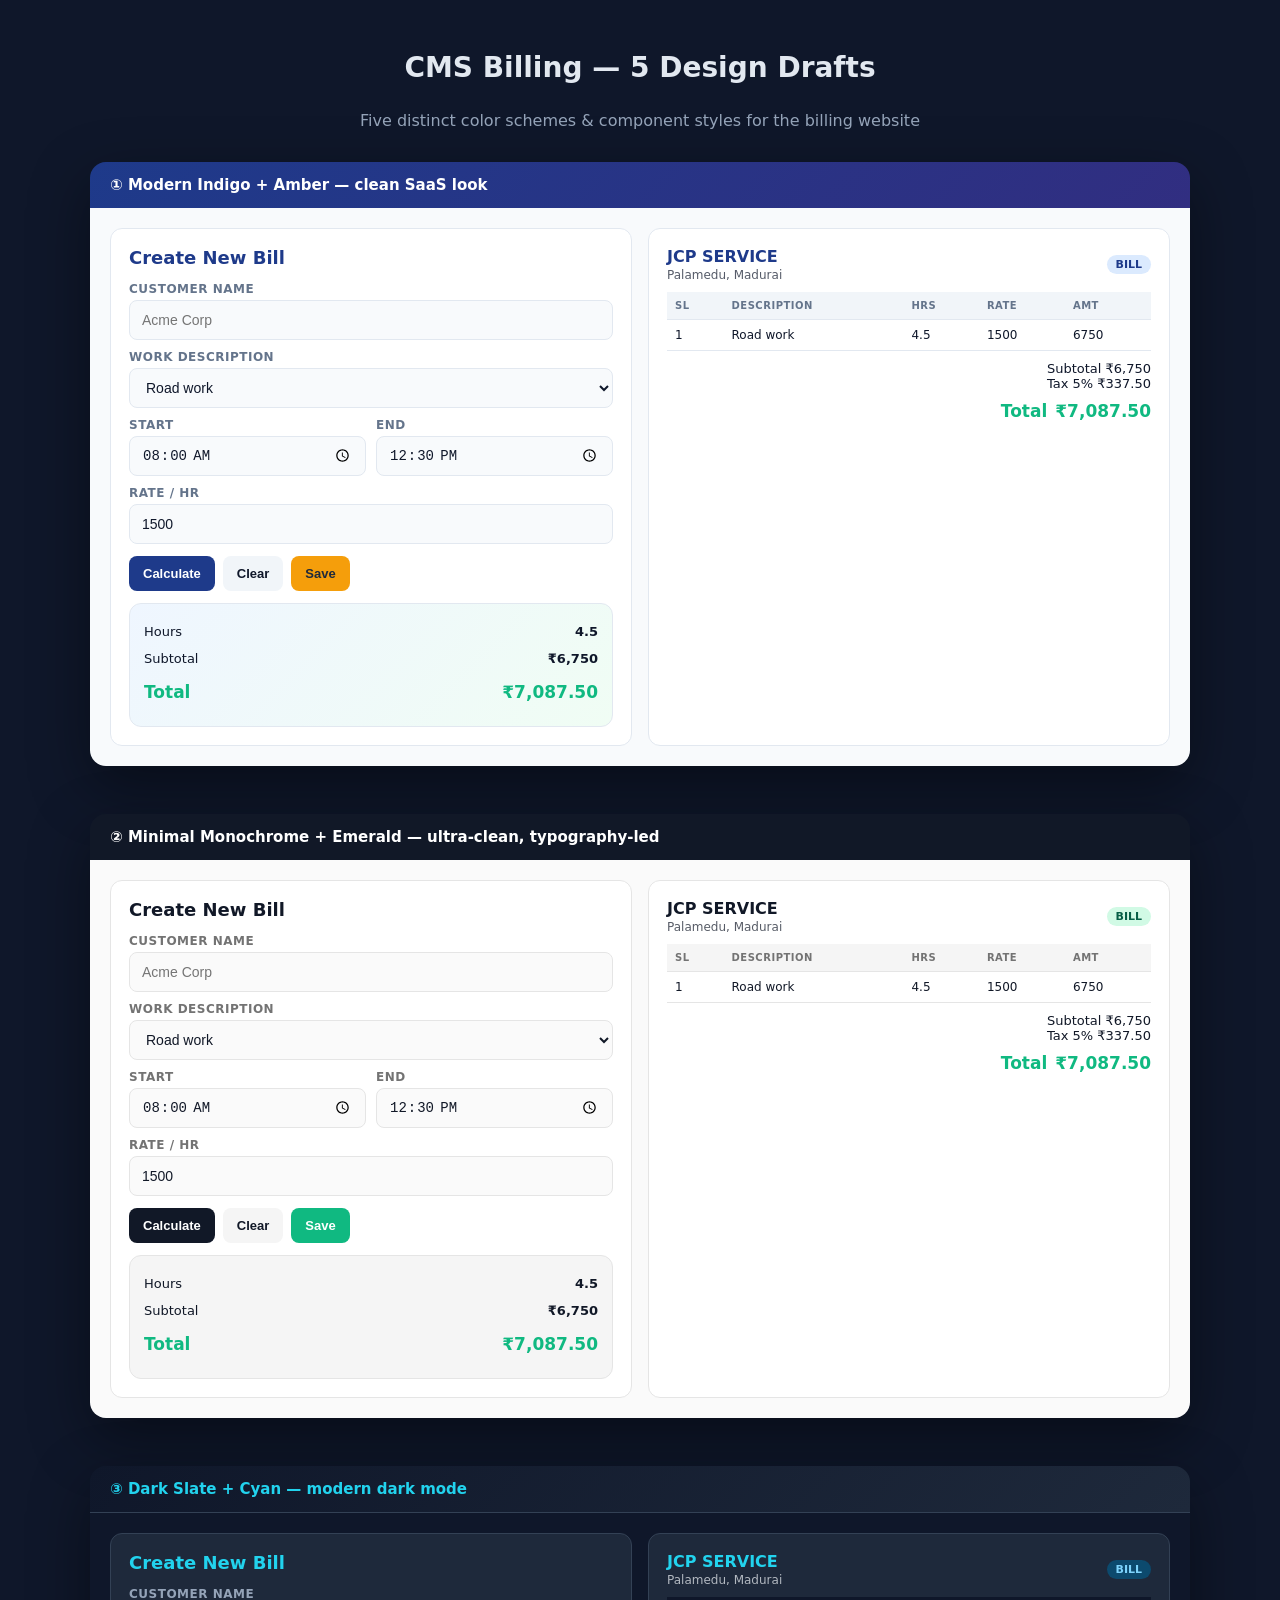
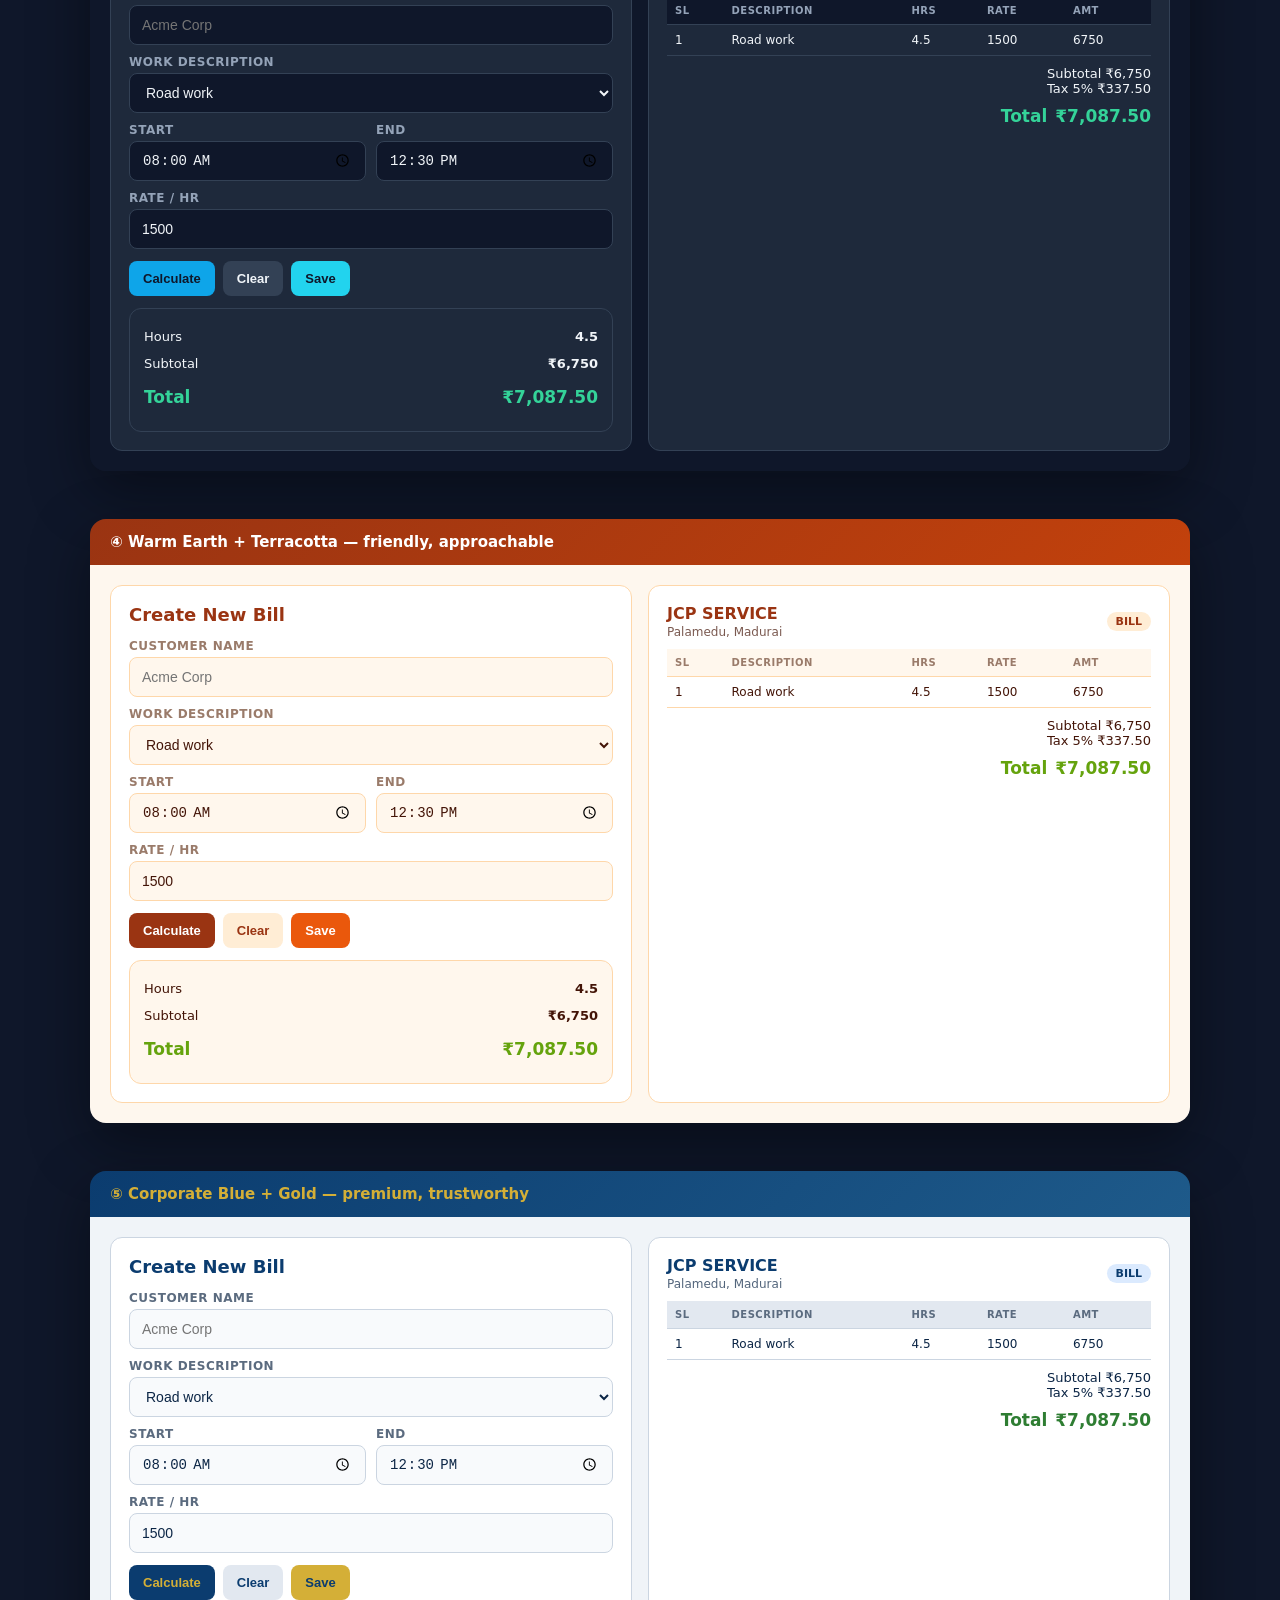
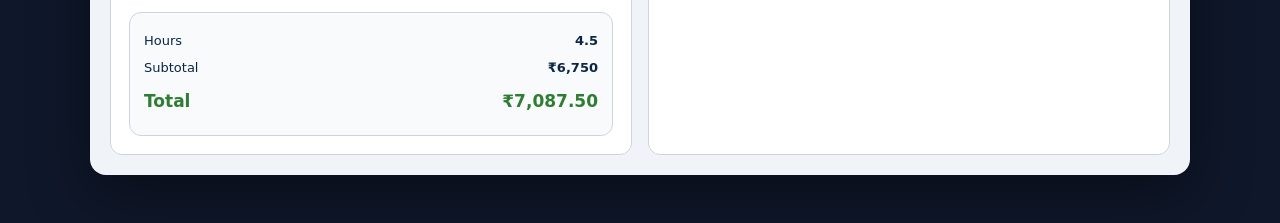
<file: draft.html>
<!DOCTYPE html>
<html lang="en">
<head>
<meta charset="UTF-8">
<meta name="viewport" content="width=device-width, initial-scale=1.0">
<title>CMS Billing — 5 Design Drafts</title>
<style>
  * { box-sizing: border-box; }
  body { margin:0; font-family: system-ui, -apple-system, sans-serif; background:#0f172a; color:#e2e8f0; }
  .page-title { text-align:center; padding:32px 16px 8px; font-size:28px; font-weight:800; }
  .page-sub { text-align:center; color:#94a3b8; margin:0 0 32px; }
  .draft { margin:0 auto 48px; max-width:1100px; border-radius:16px; overflow:hidden; box-shadow:0 20px 60px rgba(0,0,0,.4); }
  .draft-header { padding:14px 20px; font-weight:700; font-size:15px; display:flex; align-items:center; gap:10px; }
  .draft-body { padding:20px; }

  /* Common components */
  .row { display:grid; grid-template-columns:1fr 1fr; gap:16px; }
  @media (max-width:800px){ .row{grid-template-columns:1fr;} }
  .card { border-radius:12px; padding:18px; }
  .card h3 { margin:0 0 14px; font-size:18px; }
  label { display:block; font-size:12px; font-weight:600; margin:10px 0 4px; text-transform:uppercase; letter-spacing:.5px; }
  input, select { width:100%; height:40px; border-radius:8px; padding:0 12px; font-size:14px; border:1px solid; }
  .btn { border:0; border-radius:8px; padding:10px 14px; font-weight:600; font-size:13px; cursor:pointer; }
  .summary { border-radius:12px; padding:14px; }
  .summary-row { display:flex; justify-content:space-between; padding:6px 0; font-size:13px; }
  .summary-total { display:flex; justify-content:space-between; padding:10px 0; font-size:17px; font-weight:700; }
  .invoice { border-radius:12px; padding:18px; }
  .invoice h4 { margin:0 0 2px; }
  .badge { display:inline-block; padding:3px 9px; border-radius:999px; font-size:11px; font-weight:600; }
  table { width:100%; border-collapse:collapse; font-size:12px; }
  th,td { padding:8px; border-bottom:1px solid; text-align:left; }
  th { font-size:10px; text-transform:uppercase; letter-spacing:.5px; }

  /* Style 1: Indigo + Amber */
  .s1 { --p:#1e3a8a; --a:#f59e0b; --bg:#f8fafc; --surf:#fff; --text:#0f172a; --muted:#64748b; --border:#e2e8f0; --succ:#10b981; }
  .s1 .draft-header { background:linear-gradient(135deg,#1e3a8a,#312e81); color:#fff; }
  .s1 .draft-body { background:#f8fafc; color:#0f172a; }
  .s1 .card,.s1 .invoice { background:#fff; border:1px solid #e2e8f0; }
  .s1 .card h3,.s1 .invoice h4 { color:#1e3a8a; }
  .s1 label { color:#64748b; }
  .s1 input,.s1 select { background:#f8fafc; border-color:#e2e8f0; color:#0f172a; }
  .s1 .btn-primary{background:#1e3a8a;color:#fff;} .s1 .btn-accent{background:#f59e0b;color:#1e293b;} .s1 .btn-ghost{background:#f1f5f9;color:#0f172a;}
  .s1 .summary{background:linear-gradient(135deg,#eff6ff,#f0fdf4);border:1px solid #e2e8f0;}
  .s1 .summary-total{color:#10b981;}
  .s1 .badge{background:#dbeafe;color:#1e3a8a;}
  .s1 th{background:#f1f5f9;color:#64748b;} .s1 th,.s1 td{border-color:#e2e8f0;}

  /* Style 2: Minimal Monochrome + Emerald */
  .s2 { --p:#111827; --a:#10b981; --bg:#fafafa; --surf:#fff; --text:#111827; --muted:#737373; --border:#e5e5e5; --succ:#10b981; }
  .s2 .draft-header { background:#111827; color:#fff; }
  .s2 .draft-body { background:#fafafa; color:#111827; }
  .s2 .card,.s2 .invoice { background:#fff; border:1px solid #e5e5e5; }
  .s2 .card h3,.s2 .invoice h4 { color:#111827; }
  .s2 label { color:#737373; }
  .s2 input,.s2 select { background:#fafafa; border-color:#e5e5e5; color:#111827; }
  .s2 .btn-primary{background:#111827;color:#fff;} .s2 .btn-accent{background:#10b981;color:#fff;} .s2 .btn-ghost{background:#f5f5f5;color:#111827;}
  .s2 .summary{background:#f5f5f5;border:1px solid #e5e5e5;}
  .s2 .summary-total{color:#10b981;}
  .s2 .badge{background:#d1fae5;color:#065f46;}
  .s2 th{background:#f5f5f5;color:#737373;} .s2 th,.s2 td{border-color:#e5e5e5;}

  /* Style 3: Dark Slate + Cyan */
  .s3 { --p:#0ea5e9; --a:#22d3ee; --bg:#0f172a; --surf:#1e293b; --text:#f1f5f9; --muted:#94a3b8; --border:#334155; --succ:#34d399; }
  .s3 .draft-header { background:linear-gradient(135deg,#0f172a,#1e293b); color:#22d3ee; border-bottom:1px solid #334155; }
  .s3 .draft-body { background:#0f172a; color:#f1f5f9; }
  .s3 .card,.s3 .invoice { background:#1e293b; border:1px solid #334155; }
  .s3 .card h3,.s3 .invoice h4 { color:#22d3ee; }
  .s3 label { color:#94a3b8; }
  .s3 input,.s3 select { background:#0f172a; border-color:#334155; color:#f1f5f9; }
  .s3 .btn-primary{background:#0ea5e9;color:#0f172a;} .s3 .btn-accent{background:#22d3ee;color:#0f172a;} .s3 .btn-ghost{background:#334155;color:#f1f5f9;}
  .s3 .summary{background:#1e293b;border:1px solid #334155;}
  .s3 .summary-total{color:#34d399;}
  .s3 .badge{background:#0c4a6e;color:#7dd3fc;}
  .s3 th{background:#0f172a;color:#94a3b8;} .s3 th,.s3 td{border-color:#334155;}

  /* Style 4: Warm Earth + Terracotta */
  .s4 { --p:#9a3412; --a:#ea580c; --bg:#fef7ee; --surf:#fff; --text:#431407; --muted:#9a7b6a; --border:#fed7aa; --succ:#65a30d; }
  .s4 .draft-header { background:linear-gradient(135deg,#9a3412,#c2410c); color:#fff; }
  .s4 .draft-body { background:#fef7ee; color:#431407; }
  .s4 .card,.s4 .invoice { background:#fff; border:1px solid #fed7aa; }
  .s4 .card h3,.s4 .invoice h4 { color:#9a3412; }
  .s4 label { color:#9a7b6a; }
  .s4 input,.s4 select { background:#fff7ed; border-color:#fed7aa; color:#431407; }
  .s4 .btn-primary{background:#9a3412;color:#fff;} .s4 .btn-accent{background:#ea580c;color:#fff;} .s4 .btn-ghost{background:#ffedd5;color:#9a3412;}
  .s4 .summary{background:#fff7ed;border:1px solid #fed7aa;}
  .s4 .summary-total{color:#65a30d;}
  .s4 .badge{background:#ffedd5;color:#9a3412;}
  .s4 th{background:#fff7ed;color:#9a7b6a;} .s4 th,.s4 td{border-color:#fed7aa;}

  /* Style 5: Corporate Blue + Gold */
  .s5 { --p:#0b3c6f; --a:#d4af37; --bg:#f0f4f8; --surf:#fff; --text:#0b2545; --muted:#5b6b7f; --border:#cbd5e1; --succ:#2e7d32; }
  .s5 .draft-header { background:linear-gradient(135deg,#0b3c6f,#1e5a8a); color:#d4af37; }
  .s5 .draft-body { background:#f0f4f8; color:#0b2545; }
  .s5 .card,.s5 .invoice { background:#fff; border:1px solid #cbd5e1; }
  .s5 .card h3,.s5 .invoice h4 { color:#0b3c6f; }
  .s5 label { color:#5b6b7f; }
  .s5 input,.s5 select { background:#f8fafc; border-color:#cbd5e1; color:#0b2545; }
  .s5 .btn-primary{background:#0b3c6f;color:#d4af37;} .s5 .btn-accent{background:#d4af37;color:#0b3c6f;} .s5 .btn-ghost{background:#e2e8f0;color:#0b3c6f;}
  .s5 .summary{background:#f8fafc;border:1px solid #cbd5e1;}
  .s5 .summary-total{color:#2e7d32;}
  .s5 .badge{background:#dbeafe;color:#0b3c6f;}
  .s5 th{background:#e2e8f0;color:#5b6b7f;} .s5 th,.s5 td{border-color:#cbd5e1;}
</style>
</head>
<body>
<h1 class="page-title">CMS Billing — 5 Design Drafts</h1>
<p class="page-sub">Five distinct color schemes & component styles for the billing website</p>

<!-- Style 1 -->
<div class="draft s1">
  <div class="draft-header">① Modern Indigo + Amber — clean SaaS look</div>
  <div class="draft-body">
    <div class="row">
      <div class="card">
        <h3>Create New Bill</h3>
        <label>Customer Name</label><input placeholder="Acme Corp">
        <label>Work Description</label><select><option>Road work</option></select>
        <div style="display:grid;grid-template-columns:1fr 1fr;gap:10px;">
          <div><label>Start</label><input type="time" value="08:00"></div>
          <div><label>End</label><input type="time" value="12:30"></div>
        </div>
        <label>Rate / hr</label><input type="number" value="1500">
        <div style="display:flex;gap:8px;margin-top:12px;">
          <button class="btn btn-primary">Calculate</button><button class="btn btn-ghost">Clear</button><button class="btn btn-accent">Save</button>
        </div>
        <div class="summary" style="margin-top:12px;">
          <div class="summary-row"><span>Hours</span><strong>4.5</strong></div>
          <div class="summary-row"><span>Subtotal</span><strong>₹6,750</strong></div>
          <div class="summary-total"><span>Total</span><span>₹7,087.50</span></div>
        </div>
      </div>
      <div class="invoice">
        <div style="display:flex;justify-content:space-between;align-items:center;margin-bottom:10px;"><div><h4>JCP SERVICE</h4><p style="margin:0;font-size:12px;opacity:.7;">Palamedu, Madurai</p></div><span class="badge">BILL</span></div>
        <table><thead><tr><th>Sl</th><th>Description</th><th>Hrs</th><th>Rate</th><th>Amt</th></tr></thead><tbody><tr><td>1</td><td>Road work</td><td>4.5</td><td>1500</td><td>6750</td></tr></tbody></table>
        <div style="text-align:right;margin-top:10px;font-size:13px;"><div>Subtotal ₹6,750</div><div>Tax 5% ₹337.50</div><div class="summary-total" style="justify-content:flex-end;gap:8px;"><span>Total</span><span>₹7,087.50</span></div></div>
      </div>
    </div>
  </div>
</div>

<!-- Style 2 -->
<div class="draft s2">
  <div class="draft-header">② Minimal Monochrome + Emerald — ultra-clean, typography-led</div>
  <div class="draft-body">
    <div class="row">
      <div class="card">
        <h3>Create New Bill</h3>
        <label>Customer Name</label><input placeholder="Acme Corp">
        <label>Work Description</label><select><option>Road work</option></select>
        <div style="display:grid;grid-template-columns:1fr 1fr;gap:10px;">
          <div><label>Start</label><input type="time" value="08:00"></div>
          <div><label>End</label><input type="time" value="12:30"></div>
        </div>
        <label>Rate / hr</label><input type="number" value="1500">
        <div style="display:flex;gap:8px;margin-top:12px;">
          <button class="btn btn-primary">Calculate</button><button class="btn btn-ghost">Clear</button><button class="btn btn-accent">Save</button>
        </div>
        <div class="summary" style="margin-top:12px;">
          <div class="summary-row"><span>Hours</span><strong>4.5</strong></div>
          <div class="summary-row"><span>Subtotal</span><strong>₹6,750</strong></div>
          <div class="summary-total"><span>Total</span><span>₹7,087.50</span></div>
        </div>
      </div>
      <div class="invoice">
        <div style="display:flex;justify-content:space-between;align-items:center;margin-bottom:10px;"><div><h4>JCP SERVICE</h4><p style="margin:0;font-size:12px;opacity:.7;">Palamedu, Madurai</p></div><span class="badge">BILL</span></div>
        <table><thead><tr><th>Sl</th><th>Description</th><th>Hrs</th><th>Rate</th><th>Amt</th></tr></thead><tbody><tr><td>1</td><td>Road work</td><td>4.5</td><td>1500</td><td>6750</td></tr></tbody></table>
        <div style="text-align:right;margin-top:10px;font-size:13px;"><div>Subtotal ₹6,750</div><div>Tax 5% ₹337.50</div><div class="summary-total" style="justify-content:flex-end;gap:8px;"><span>Total</span><span>₹7,087.50</span></div></div>
      </div>
    </div>
  </div>
</div>

<!-- Style 3 -->
<div class="draft s3">
  <div class="draft-header">③ Dark Slate + Cyan — modern dark mode</div>
  <div class="draft-body">
    <div class="row">
      <div class="card">
        <h3>Create New Bill</h3>
        <label>Customer Name</label><input placeholder="Acme Corp">
        <label>Work Description</label><select><option>Road work</option></select>
        <div style="display:grid;grid-template-columns:1fr 1fr;gap:10px;">
          <div><label>Start</label><input type="time" value="08:00"></div>
          <div><label>End</label><input type="time" value="12:30"></div>
        </div>
        <label>Rate / hr</label><input type="number" value="1500">
        <div style="display:flex;gap:8px;margin-top:12px;">
          <button class="btn btn-primary">Calculate</button><button class="btn btn-ghost">Clear</button><button class="btn btn-accent">Save</button>
        </div>
        <div class="summary" style="margin-top:12px;">
          <div class="summary-row"><span>Hours</span><strong>4.5</strong></div>
          <div class="summary-row"><span>Subtotal</span><strong>₹6,750</strong></div>
          <div class="summary-total"><span>Total</span><span>₹7,087.50</span></div>
        </div>
      </div>
      <div class="invoice">
        <div style="display:flex;justify-content:space-between;align-items:center;margin-bottom:10px;"><div><h4>JCP SERVICE</h4><p style="margin:0;font-size:12px;opacity:.7;">Palamedu, Madurai</p></div><span class="badge">BILL</span></div>
        <table><thead><tr><th>Sl</th><th>Description</th><th>Hrs</th><th>Rate</th><th>Amt</th></tr></thead><tbody><tr><td>1</td><td>Road work</td><td>4.5</td><td>1500</td><td>6750</td></tr></tbody></table>
        <div style="text-align:right;margin-top:10px;font-size:13px;"><div>Subtotal ₹6,750</div><div>Tax 5% ₹337.50</div><div class="summary-total" style="justify-content:flex-end;gap:8px;"><span>Total</span><span>₹7,087.50</span></div></div>
      </div>
    </div>
  </div>
</div>

<!-- Style 4 -->
<div class="draft s4">
  <div class="draft-header">④ Warm Earth + Terracotta — friendly, approachable</div>
  <div class="draft-body">
    <div class="row">
      <div class="card">
        <h3>Create New Bill</h3>
        <label>Customer Name</label><input placeholder="Acme Corp">
        <label>Work Description</label><select><option>Road work</option></select>
        <div style="display:grid;grid-template-columns:1fr 1fr;gap:10px;">
          <div><label>Start</label><input type="time" value="08:00"></div>
          <div><label>End</label><input type="time" value="12:30"></div>
        </div>
        <label>Rate / hr</label><input type="number" value="1500">
        <div style="display:flex;gap:8px;margin-top:12px;">
          <button class="btn btn-primary">Calculate</button><button class="btn btn-ghost">Clear</button><button class="btn btn-accent">Save</button>
        </div>
        <div class="summary" style="margin-top:12px;">
          <div class="summary-row"><span>Hours</span><strong>4.5</strong></div>
          <div class="summary-row"><span>Subtotal</span><strong>₹6,750</strong></div>
          <div class="summary-total"><span>Total</span><span>₹7,087.50</span></div>
        </div>
      </div>
      <div class="invoice">
        <div style="display:flex;justify-content:space-between;align-items:center;margin-bottom:10px;"><div><h4>JCP SERVICE</h4><p style="margin:0;font-size:12px;opacity:.7;">Palamedu, Madurai</p></div><span class="badge">BILL</span></div>
        <table><thead><tr><th>Sl</th><th>Description</th><th>Hrs</th><th>Rate</th><th>Amt</th></tr></thead><tbody><tr><td>1</td><td>Road work</td><td>4.5</td><td>1500</td><td>6750</td></tr></tbody></table>
        <div style="text-align:right;margin-top:10px;font-size:13px;"><div>Subtotal ₹6,750</div><div>Tax 5% ₹337.50</div><div class="summary-total" style="justify-content:flex-end;gap:8px;"><span>Total</span><span>₹7,087.50</span></div></div>
      </div>
    </div>
  </div>
</div>

<!-- Style 5 -->
<div class="draft s5">
  <div class="draft-header">⑤ Corporate Blue + Gold — premium, trustworthy</div>
  <div class="draft-body">
    <div class="row">
      <div class="card">
        <h3>Create New Bill</h3>
        <label>Customer Name</label><input placeholder="Acme Corp">
        <label>Work Description</label><select><option>Road work</option></select>
        <div style="display:grid;grid-template-columns:1fr 1fr;gap:10px;">
          <div><label>Start</label><input type="time" value="08:00"></div>
          <div><label>End</label><input type="time" value="12:30"></div>
        </div>
        <label>Rate / hr</label><input type="number" value="1500">
        <div style="display:flex;gap:8px;margin-top:12px;">
          <button class="btn btn-primary">Calculate</button><button class="btn btn-ghost">Clear</button><button class="btn btn-accent">Save</button>
        </div>
        <div class="summary" style="margin-top:12px;">
          <div class="summary-row"><span>Hours</span><strong>4.5</strong></div>
          <div class="summary-row"><span>Subtotal</span><strong>₹6,750</strong></div>
          <div class="summary-total"><span>Total</span><span>₹7,087.50</span></div>
        </div>
      </div>
      <div class="invoice">
        <div style="display:flex;justify-content:space-between;align-items:center;margin-bottom:10px;"><div><h4>JCP SERVICE</h4><p style="margin:0;font-size:12px;opacity:.7;">Palamedu, Madurai</p></div><span class="badge">BILL</span></div>
        <table><thead><tr><th>Sl</th><th>Description</th><th>Hrs</th><th>Rate</th><th>Amt</th></tr></thead><tbody><tr><td>1</td><td>Road work</td><td>4.5</td><td>1500</td><td>6750</td></tr></tbody></table>
        <div style="text-align:right;margin-top:10px;font-size:13px;"><div>Subtotal ₹6,750</div><div>Tax 5% ₹337.50</div><div class="summary-total" style="justify-content:flex-end;gap:8px;"><span>Total</span><span>₹7,087.50</span></div></div>
      </div>
    </div>
  </div>
</div>
</body>
</html>
</file>
